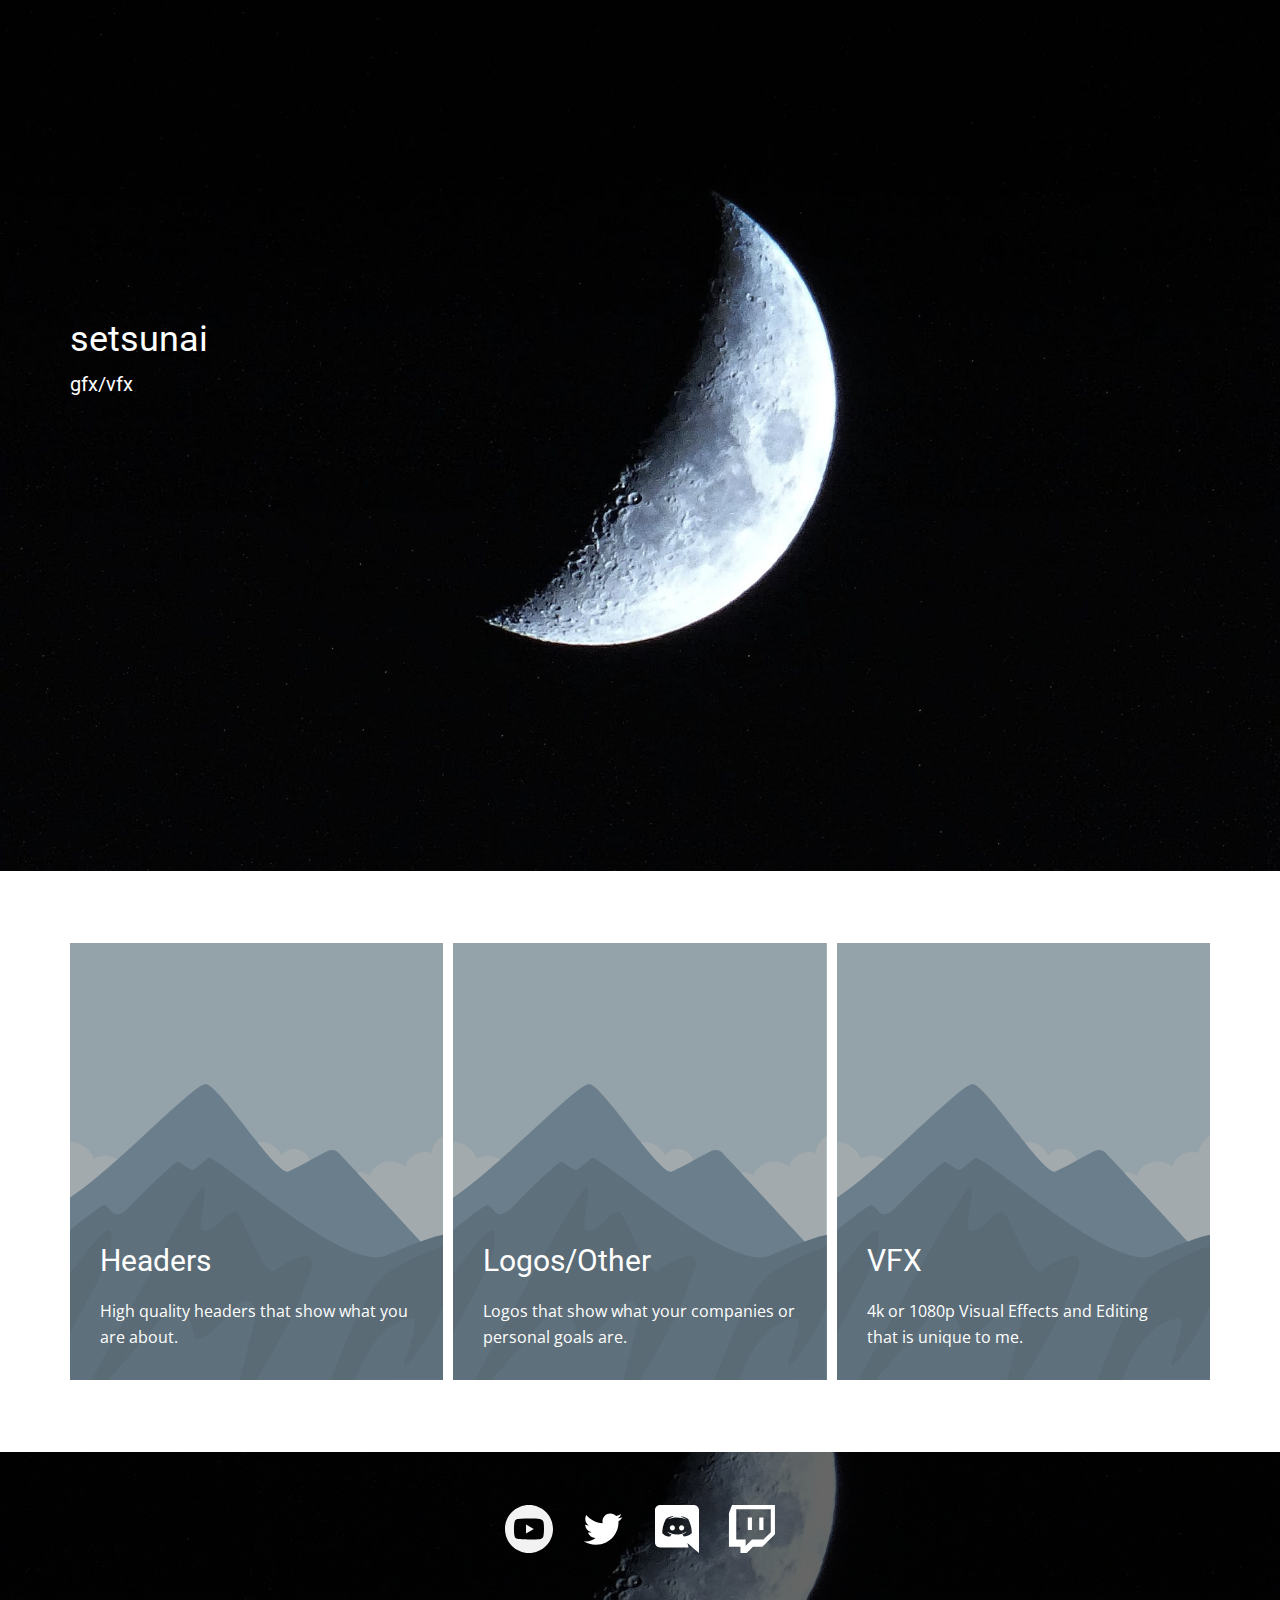
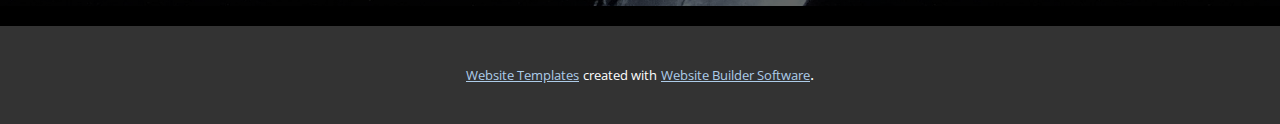
<file: index.html>
<!DOCTYPE html>
<html style="font-size: 16px;">
  <head>
    <meta name="viewport" content="width=device-width, initial-scale=1.0">
    <meta charset="utf-8">
    <meta name="keywords" content="setsunaigfx/vfx">
    <meta name="description" content="">
    <meta name="page_type" content="np-template-header-footer-from-plugin">
    <title>Home</title>
    <link rel="stylesheet" href="nicepage.css" media="screen">
<link rel="stylesheet" href="Home.css" media="screen">
    <script class="u-script" type="text/javascript" src="jquery.js" defer=""></script>
    <script class="u-script" type="text/javascript" src="nicepage.js" defer=""></script>
    <meta name="generator" content="Nicepage 3.16.1, nicepage.com">
    <link id="u-theme-google-font" rel="stylesheet" href="https://fonts.googleapis.com/css?family=Roboto:100,100i,300,300i,400,400i,500,500i,700,700i,900,900i|Open+Sans:300,300i,400,400i,600,600i,700,700i,800,800i">
    
    
    
    
    <script type="application/ld+json">{
		"@context": "http://schema.org",
		"@type": "Organization",
		"name": "",
		"url": "index.html"
}</script>
    <meta property="og:title" content="Home">
    <meta property="og:type" content="website">
    <meta name="theme-color" content="#478ac9">
    <link rel="canonical" href="index.html">
    <meta property="og:url" content="index.html">
  </head>
  <body data-home-page="Home.html" data-home-page-title="Home" class="u-body u-overlap">
    <section class="u-clearfix u-image u-section-1" id="carousel_58f2">
      <div class="u-clearfix u-sheet u-sheet-1">
        <h2 class="u-subtitle u-text u-text-white u-text-1">setsunai<br>
          <span style="font-size: 1.25rem;">gfx/vfx</span>
        </h2>
      </div>
    </section>
    <section class="u-clearfix u-section-2" id="sec-2bc6">
      <div class="u-clearfix u-sheet u-valign-middle u-sheet-1">
        <div class="u-list u-list-1">
          <div class="u-repeater u-repeater-1">
            <div class="u-container-style u-image u-list-item u-repeater-item u-shading u-image-1" data-image-width="2000" data-image-height="1333">
              <div class="u-container-layout u-similar-container u-valign-top u-container-layout-1">
                <h3 class="u-text u-text-1">Headers</h3>
                <p class="u-text u-text-2">High quality headers that show what you are about.</p>
              </div>
            </div>
            <div class="u-container-style u-image u-list-item u-repeater-item u-shading u-image-2" data-image-width="2000" data-image-height="1333">
              <div class="u-container-layout u-similar-container u-valign-top u-container-layout-2">
                <h3 class="u-text u-text-3">Logos/Other</h3>
                <p class="u-text u-text-4">Logos that show what your companies or personal goals are.</p>
              </div>
            </div>
            <div class="u-container-style u-image u-list-item u-repeater-item u-shading u-image-3" data-image-width="2000" data-image-height="1333">
              <div class="u-container-layout u-similar-container u-valign-top u-container-layout-3">
                <h3 class="u-text u-text-5">VFX</h3>
                <p class="u-text u-text-6">4k or 1080p Visual Effects and Editing that is unique to me.&nbsp;</p>
              </div>
            </div>
          </div>
        </div>
      </div>
    </section>
    <section class="u-align-center u-clearfix u-image u-shading u-section-3" data-image-width="2000" data-image-height="1500" id="carousel_ffef">
      <div class="u-clearfix u-sheet u-valign-middle u-sheet-1">
        <div class="u-align-center u-social-icons u-spacing-26 u-social-icons-1" data-animation-name="bounceIn" data-animation-duration="1000" data-animation-delay="0" data-animation-direction="Down">
          <a class="u-social-url" target="_blank" title="YouTube" href="https://www.youtube.com/channel/UCWKXDKNxGBHE9Bwt_YP2hlg"><span class="u-icon u-icon-circle u-social-icon u-social-youtube u-icon-1"><svg class="u-svg-link" preserveAspectRatio="xMidYMin slice" viewBox="0 0 512 512" style=""><use xmlns:xlink="http://www.w3.org/1999/xlink" xlink:href="#svg-1c7d"></use></svg><svg class="u-svg-content" viewBox="0 0 512 512" id="svg-1c7d"><path d="m224.113281 303.960938 83.273438-47.960938-83.273438-47.960938zm0 0"></path><path d="m256 0c-141.363281 0-256 114.636719-256 256s114.636719 256 256 256 256-114.636719 256-256-114.636719-256-256-256zm159.960938 256.261719s0 51.917969-6.585938 76.953125c-3.691406 13.703125-14.496094 24.507812-28.199219 28.195312-25.035156 6.589844-125.175781 6.589844-125.175781 6.589844s-99.878906 0-125.175781-6.851562c-13.703125-3.6875-24.507813-14.496094-28.199219-28.199219-6.589844-24.769531-6.589844-76.949219-6.589844-76.949219s0-51.914062 6.589844-76.949219c3.6875-13.703125 14.757812-24.773437 28.199219-28.460937 25.035156-6.589844 125.175781-6.589844 125.175781-6.589844s100.140625 0 125.175781 6.851562c13.703125 3.6875 24.507813 14.496094 28.199219 28.199219 6.851562 25.035157 6.585938 77.210938 6.585938 77.210938zm0 0"></path></svg></span>
          </a>
          <a class="u-social-url" target="_blank" href="https://twitter.com/setsuhnai" title="Twitter"><span class="u-icon u-icon-circle u-social-icon u-social-twitter u-icon-2"><svg class="u-svg-link" preserveAspectRatio="xMidYMin slice" viewBox="0 0 112 112" style=""><use xmlns:xlink="http://www.w3.org/1999/xlink" xlink:href="#svg-28cb"></use></svg><svg class="u-svg-content" viewBox="0 0 112 112" x="0px" y="0px" id="svg-28cb"><path d="M92.2,38.2c0,0.8,0,1.6,0,2.3c0,24.3-18.6,52.4-52.6,52.4c-10.6,0.1-20.2-2.9-28.5-8.2 c1.4,0.2,2.9,0.2,4.4,0.2c8.7,0,16.7-2.9,23-7.9c-8.1-0.2-14.9-5.5-17.3-12.8c1.1,0.2,2.4,0.2,3.4,0.2c1.6,0,3.3-0.2,4.8-0.7 c-8.4-1.6-14.9-9.2-14.9-18c0-0.2,0-0.2,0-0.2c2.5,1.4,5.4,2.2,8.4,2.3c-5-3.3-8.3-8.9-8.3-15.4c0-3.4,1-6.5,2.5-9.2 c9.1,11.1,22.7,18.5,38,19.2c-0.2-1.4-0.4-2.8-0.4-4.3c0.1-10,8.3-18.2,18.5-18.2c5.4,0,10.1,2.2,13.5,5.7c4.3-0.8,8.1-2.3,11.7-4.5 c-1.4,4.3-4.3,7.9-8.1,10.1c3.7-0.4,7.3-1.4,10.6-2.9C98.9,32.3,95.7,35.5,92.2,38.2z"></path></svg>
          
          
        </span>
          </a>
          <a class="u-social-url" target="_blank" title="Discord" href="https://discord.gg/ryfBsHA"><span class="u-icon u-icon-circle u-social-custom u-social-icon u-icon-3"><svg class="u-svg-link" preserveAspectRatio="xMidYMin slice" viewBox="0 0 24 24" style=""><use xmlns:xlink="http://www.w3.org/1999/xlink" xlink:href="#svg-6329"></use></svg><svg class="u-svg-content" viewBox="0 0 24 24" id="svg-6329"><path d="m3.58 21.196h14.259l-.681-2.205 1.629 1.398 1.493 1.338 2.72 2.273v-21.525c-.068-1.338-1.22-2.475-2.648-2.475l-16.767.003c-1.427 0-2.585 1.139-2.585 2.477v16.24c0 1.411 1.156 2.476 2.58 2.476zm10.548-15.513-.033.012.012-.012zm-7.631 1.269c1.833-1.334 3.532-1.27 3.532-1.27l.137.135c-2.243.535-3.26 1.537-3.26 1.537s.272-.133.747-.336c3.021-1.188 6.32-1.102 9.374.402 0 0-1.019-.937-3.124-1.537l.186-.183c.291.001 1.831.055 3.479 1.26 0 0 1.844 3.15 1.844 7.02-.061-.074-1.144 1.666-3.931 1.726 0 0-.472-.534-.808-1 1.63-.468 2.24-1.404 2.24-1.404-.535.337-1.023.537-1.419.737-.609.268-1.219.4-1.828.535-2.884.468-4.503-.315-6.033-.936l-.523-.266s.609.936 2.174 1.404c-.411.469-.818 1.002-.818 1.002-2.786-.066-3.802-1.806-3.802-1.806 0-3.876 1.833-7.02 1.833-7.02z"></path><path d="m14.308 12.771c.711 0 1.29-.6 1.29-1.34 0-.735-.576-1.335-1.29-1.335v.003c-.708 0-1.288.598-1.29 1.338 0 .734.579 1.334 1.29 1.334z"></path><path d="m9.69 12.771c.711 0 1.29-.6 1.29-1.34 0-.735-.575-1.335-1.286-1.335l-.004.003c-.711 0-1.29.598-1.29 1.338 0 .734.579 1.334 1.29 1.334z"></path></svg></span>
          </a>
          <a class="u-social-url" target="_blank" title="Twitch" href="https://twitch.tv/Setsunaiwastaken"><span class="u-icon u-icon-circle u-social-custom u-social-icon u-icon-4"><svg class="u-svg-link" preserveAspectRatio="xMidYMin slice" viewBox="0 0 24 24" style=""><use xmlns:xlink="http://www.w3.org/1999/xlink" xlink:href="#svg-2d3a"></use></svg><svg class="u-svg-content" viewBox="0 0 24 24" id="svg-2d3a"><path d="m.975 4.175v16.694h5.749v3.131h3.139l3.134-3.132h4.705l6.274-6.258v-14.61h-21.434zm3.658-2.09h17.252v11.479l-3.66 3.652h-5.751l-3.134 3.127v-3.127h-4.707z"></path><path d="m10.385 6.262h2.09v6.26h-2.09z"></path><path d="m16.133 6.262h2.091v6.26h-2.091z"></path></svg></span>
          </a>
        </div>
      </div>
    </section>
    
    
    <footer class="u-align-left u-black u-clearfix u-footer u-footer" id="sec-bc4b"><div class="u-clearfix u-sheet u-sheet-1"></div></footer>
    <section class="u-backlink u-clearfix u-grey-80">
      <a class="u-link" href="https://nicepage.com/website-templates" target="_blank">
        <span>Website Templates</span>
      </a>
      <p class="u-text">
        <span>created with</span>
      </p>
      <a class="u-link" href="https://nicepage.com/" target="_blank">
        <span>Website Builder Software</span>
      </a>. 
    </section>
  </body>
</html>
</file>
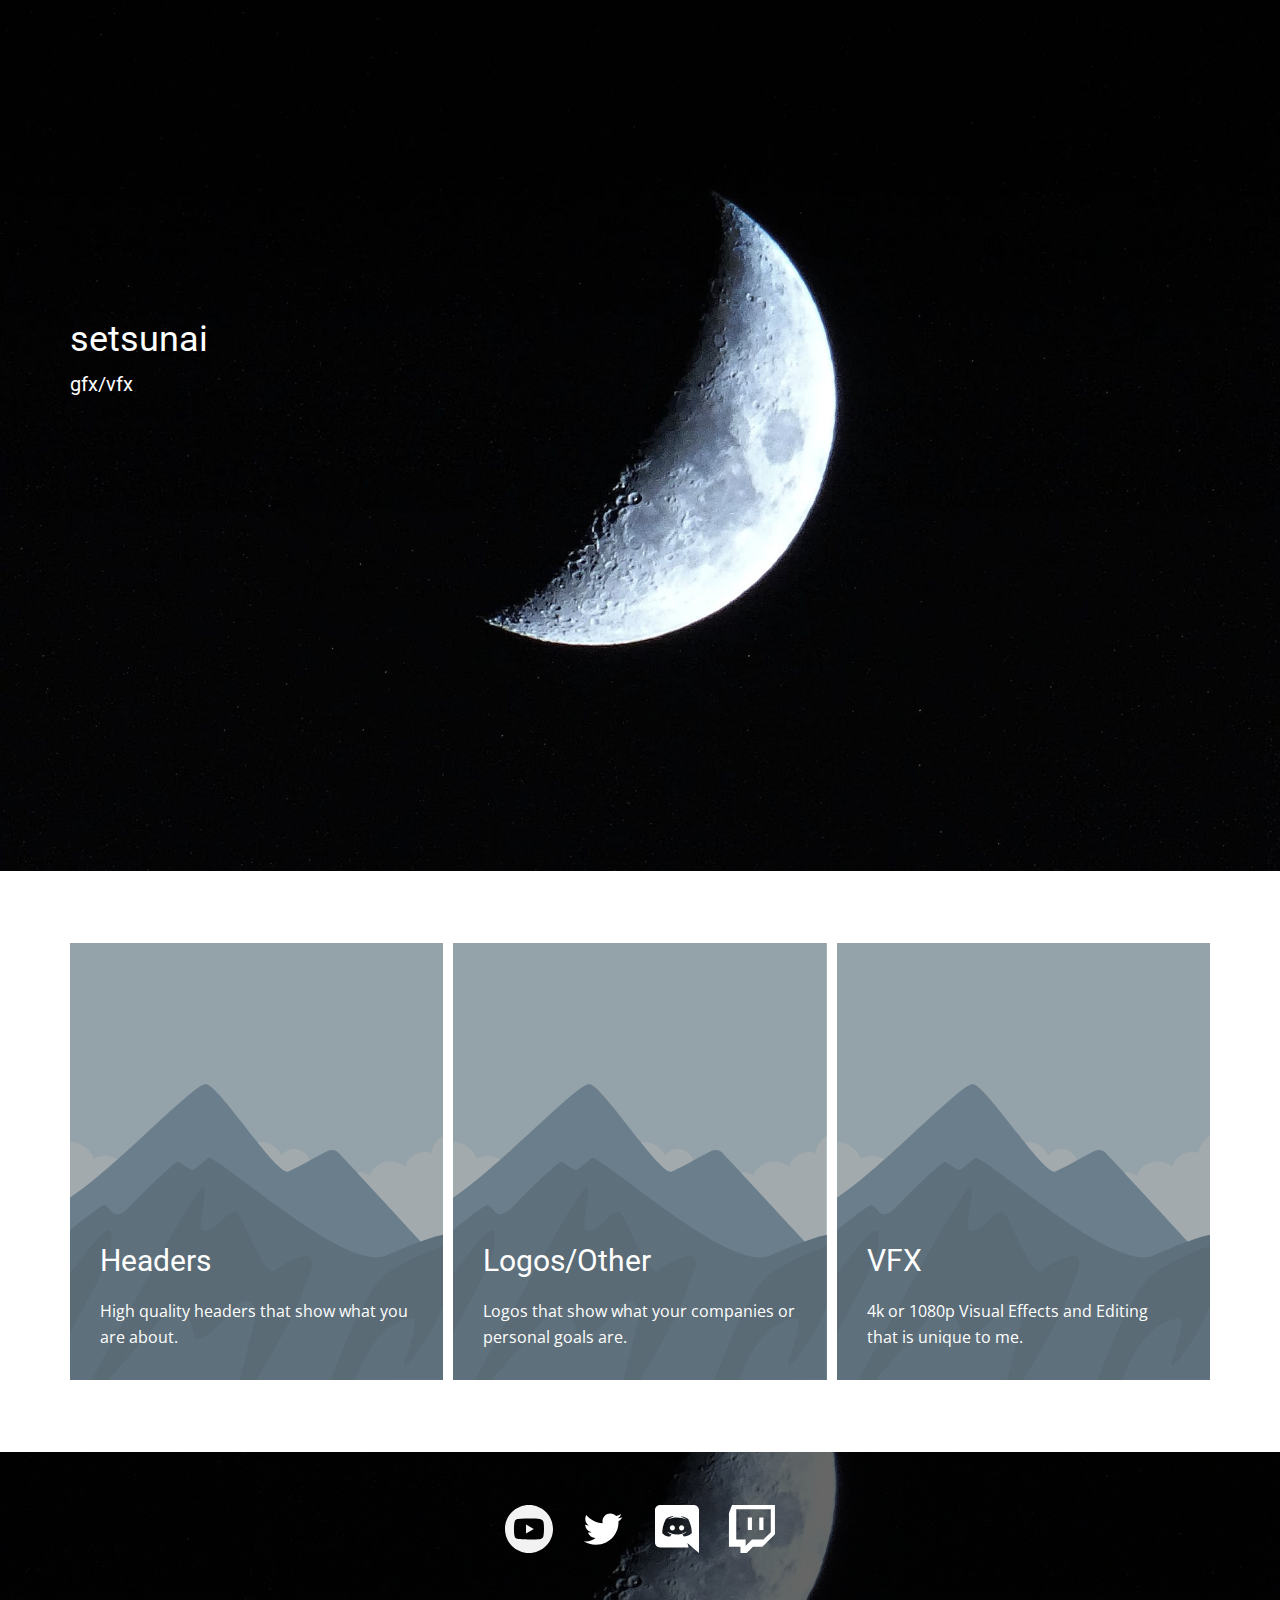
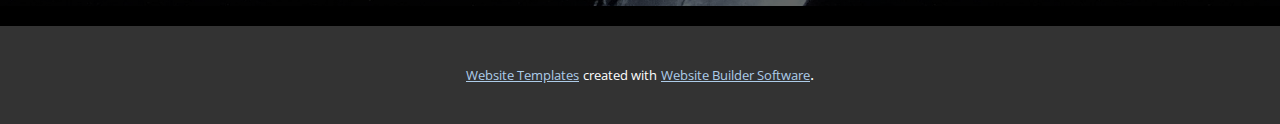
<file: Home.html>
<!DOCTYPE html>
<html style="font-size: 16px;">
  <head>
    <meta name="viewport" content="width=device-width, initial-scale=1.0">
    <meta charset="utf-8">
    <meta name="keywords" content="setsunaigfx/vfx">
    <meta name="description" content="">
    <meta name="page_type" content="np-template-header-footer-from-plugin">
    <title>Home</title>
    <link rel="stylesheet" href="nicepage.css" media="screen">
<link rel="stylesheet" href="Home.css" media="screen">
    <script class="u-script" type="text/javascript" src="jquery.js" defer=""></script>
    <script class="u-script" type="text/javascript" src="nicepage.js" defer=""></script>
    <meta name="generator" content="Nicepage 3.16.1, nicepage.com">
    <link id="u-theme-google-font" rel="stylesheet" href="https://fonts.googleapis.com/css?family=Roboto:100,100i,300,300i,400,400i,500,500i,700,700i,900,900i|Open+Sans:300,300i,400,400i,600,600i,700,700i,800,800i">
    
    
    
    
    <script type="application/ld+json">{
		"@context": "http://schema.org",
		"@type": "Organization",
		"name": "",
		"url": "index.html"
}</script>
    <meta property="og:title" content="Home">
    <meta property="og:type" content="website">
    <meta name="theme-color" content="#478ac9">
    <link rel="canonical" href="index.html">
    <meta property="og:url" content="index.html">
  </head>
  <body class="u-body u-overlap">
    <section class="u-clearfix u-image u-section-1" id="carousel_58f2">
      <div class="u-clearfix u-sheet u-sheet-1">
        <h2 class="u-subtitle u-text u-text-white u-text-1">setsunai<br>
          <span style="font-size: 1.25rem;">gfx/vfx</span>
        </h2>
      </div>
    </section>
    <section class="u-clearfix u-section-2" id="sec-2bc6">
      <div class="u-clearfix u-sheet u-valign-middle u-sheet-1">
        <div class="u-list u-list-1">
          <div class="u-repeater u-repeater-1">
            <div class="u-container-style u-image u-list-item u-repeater-item u-shading u-image-1" data-image-width="2000" data-image-height="1333">
              <div class="u-container-layout u-similar-container u-valign-top u-container-layout-1">
                <h3 class="u-text u-text-1">Headers</h3>
                <p class="u-text u-text-2">High quality headers that show what you are about.</p>
              </div>
            </div>
            <div class="u-container-style u-image u-list-item u-repeater-item u-shading u-image-2" data-image-width="2000" data-image-height="1333">
              <div class="u-container-layout u-similar-container u-valign-top u-container-layout-2">
                <h3 class="u-text u-text-3">Logos/Other</h3>
                <p class="u-text u-text-4">Logos that show what your companies or personal goals are.</p>
              </div>
            </div>
            <div class="u-container-style u-image u-list-item u-repeater-item u-shading u-image-3" data-image-width="2000" data-image-height="1333">
              <div class="u-container-layout u-similar-container u-valign-top u-container-layout-3">
                <h3 class="u-text u-text-5">VFX</h3>
                <p class="u-text u-text-6">4k or 1080p Visual Effects and Editing that is unique to me.&nbsp;</p>
              </div>
            </div>
          </div>
        </div>
      </div>
    </section>
    <section class="u-align-center u-clearfix u-image u-shading u-section-3" data-image-width="2000" data-image-height="1500" id="carousel_ffef">
      <div class="u-clearfix u-sheet u-valign-middle u-sheet-1">
        <div class="u-align-center u-social-icons u-spacing-26 u-social-icons-1" data-animation-name="bounceIn" data-animation-duration="1000" data-animation-delay="0" data-animation-direction="Down">
          <a class="u-social-url" target="_blank" title="YouTube" href="https://www.youtube.com/channel/UCWKXDKNxGBHE9Bwt_YP2hlg"><span class="u-icon u-icon-circle u-social-icon u-social-youtube u-icon-1"><svg class="u-svg-link" preserveAspectRatio="xMidYMin slice" viewBox="0 0 512 512" style=""><use xmlns:xlink="http://www.w3.org/1999/xlink" xlink:href="#svg-1c7d"></use></svg><svg class="u-svg-content" viewBox="0 0 512 512" id="svg-1c7d"><path d="m224.113281 303.960938 83.273438-47.960938-83.273438-47.960938zm0 0"></path><path d="m256 0c-141.363281 0-256 114.636719-256 256s114.636719 256 256 256 256-114.636719 256-256-114.636719-256-256-256zm159.960938 256.261719s0 51.917969-6.585938 76.953125c-3.691406 13.703125-14.496094 24.507812-28.199219 28.195312-25.035156 6.589844-125.175781 6.589844-125.175781 6.589844s-99.878906 0-125.175781-6.851562c-13.703125-3.6875-24.507813-14.496094-28.199219-28.199219-6.589844-24.769531-6.589844-76.949219-6.589844-76.949219s0-51.914062 6.589844-76.949219c3.6875-13.703125 14.757812-24.773437 28.199219-28.460937 25.035156-6.589844 125.175781-6.589844 125.175781-6.589844s100.140625 0 125.175781 6.851562c13.703125 3.6875 24.507813 14.496094 28.199219 28.199219 6.851562 25.035157 6.585938 77.210938 6.585938 77.210938zm0 0"></path></svg></span>
          </a>
          <a class="u-social-url" target="_blank" href="https://twitter.com/setsuhnai" title="Twitter"><span class="u-icon u-icon-circle u-social-icon u-social-twitter u-icon-2"><svg class="u-svg-link" preserveAspectRatio="xMidYMin slice" viewBox="0 0 112 112" style=""><use xmlns:xlink="http://www.w3.org/1999/xlink" xlink:href="#svg-28cb"></use></svg><svg class="u-svg-content" viewBox="0 0 112 112" x="0px" y="0px" id="svg-28cb"><path d="M92.2,38.2c0,0.8,0,1.6,0,2.3c0,24.3-18.6,52.4-52.6,52.4c-10.6,0.1-20.2-2.9-28.5-8.2 c1.4,0.2,2.9,0.2,4.4,0.2c8.7,0,16.7-2.9,23-7.9c-8.1-0.2-14.9-5.5-17.3-12.8c1.1,0.2,2.4,0.2,3.4,0.2c1.6,0,3.3-0.2,4.8-0.7 c-8.4-1.6-14.9-9.2-14.9-18c0-0.2,0-0.2,0-0.2c2.5,1.4,5.4,2.2,8.4,2.3c-5-3.3-8.3-8.9-8.3-15.4c0-3.4,1-6.5,2.5-9.2 c9.1,11.1,22.7,18.5,38,19.2c-0.2-1.4-0.4-2.8-0.4-4.3c0.1-10,8.3-18.2,18.5-18.2c5.4,0,10.1,2.2,13.5,5.7c4.3-0.8,8.1-2.3,11.7-4.5 c-1.4,4.3-4.3,7.9-8.1,10.1c3.7-0.4,7.3-1.4,10.6-2.9C98.9,32.3,95.7,35.5,92.2,38.2z"></path></svg>
          
          
        </span>
          </a>
          <a class="u-social-url" target="_blank" title="Discord" href="https://discord.gg/ryfBsHA"><span class="u-icon u-icon-circle u-social-custom u-social-icon u-icon-3"><svg class="u-svg-link" preserveAspectRatio="xMidYMin slice" viewBox="0 0 24 24" style=""><use xmlns:xlink="http://www.w3.org/1999/xlink" xlink:href="#svg-6329"></use></svg><svg class="u-svg-content" viewBox="0 0 24 24" id="svg-6329"><path d="m3.58 21.196h14.259l-.681-2.205 1.629 1.398 1.493 1.338 2.72 2.273v-21.525c-.068-1.338-1.22-2.475-2.648-2.475l-16.767.003c-1.427 0-2.585 1.139-2.585 2.477v16.24c0 1.411 1.156 2.476 2.58 2.476zm10.548-15.513-.033.012.012-.012zm-7.631 1.269c1.833-1.334 3.532-1.27 3.532-1.27l.137.135c-2.243.535-3.26 1.537-3.26 1.537s.272-.133.747-.336c3.021-1.188 6.32-1.102 9.374.402 0 0-1.019-.937-3.124-1.537l.186-.183c.291.001 1.831.055 3.479 1.26 0 0 1.844 3.15 1.844 7.02-.061-.074-1.144 1.666-3.931 1.726 0 0-.472-.534-.808-1 1.63-.468 2.24-1.404 2.24-1.404-.535.337-1.023.537-1.419.737-.609.268-1.219.4-1.828.535-2.884.468-4.503-.315-6.033-.936l-.523-.266s.609.936 2.174 1.404c-.411.469-.818 1.002-.818 1.002-2.786-.066-3.802-1.806-3.802-1.806 0-3.876 1.833-7.02 1.833-7.02z"></path><path d="m14.308 12.771c.711 0 1.29-.6 1.29-1.34 0-.735-.576-1.335-1.29-1.335v.003c-.708 0-1.288.598-1.29 1.338 0 .734.579 1.334 1.29 1.334z"></path><path d="m9.69 12.771c.711 0 1.29-.6 1.29-1.34 0-.735-.575-1.335-1.286-1.335l-.004.003c-.711 0-1.29.598-1.29 1.338 0 .734.579 1.334 1.29 1.334z"></path></svg></span>
          </a>
          <a class="u-social-url" target="_blank" title="Twitch" href="https://twitch.tv/Setsunaiwastaken"><span class="u-icon u-icon-circle u-social-custom u-social-icon u-icon-4"><svg class="u-svg-link" preserveAspectRatio="xMidYMin slice" viewBox="0 0 24 24" style=""><use xmlns:xlink="http://www.w3.org/1999/xlink" xlink:href="#svg-2d3a"></use></svg><svg class="u-svg-content" viewBox="0 0 24 24" id="svg-2d3a"><path d="m.975 4.175v16.694h5.749v3.131h3.139l3.134-3.132h4.705l6.274-6.258v-14.61h-21.434zm3.658-2.09h17.252v11.479l-3.66 3.652h-5.751l-3.134 3.127v-3.127h-4.707z"></path><path d="m10.385 6.262h2.09v6.26h-2.09z"></path><path d="m16.133 6.262h2.091v6.26h-2.091z"></path></svg></span>
          </a>
        </div>
      </div>
    </section>
    
    
    <footer class="u-align-left u-black u-clearfix u-footer u-footer" id="sec-bc4b"><div class="u-clearfix u-sheet u-sheet-1"></div></footer>
    <section class="u-backlink u-clearfix u-grey-80">
      <a class="u-link" href="https://nicepage.com/website-templates" target="_blank">
        <span>Website Templates</span>
      </a>
      <p class="u-text">
        <span>created with</span>
      </p>
      <a class="u-link" href="https://nicepage.com/" target="_blank">
        <span>Website Builder Software</span>
      </a>. 
    </section>
  </body>
</html>
</file>
